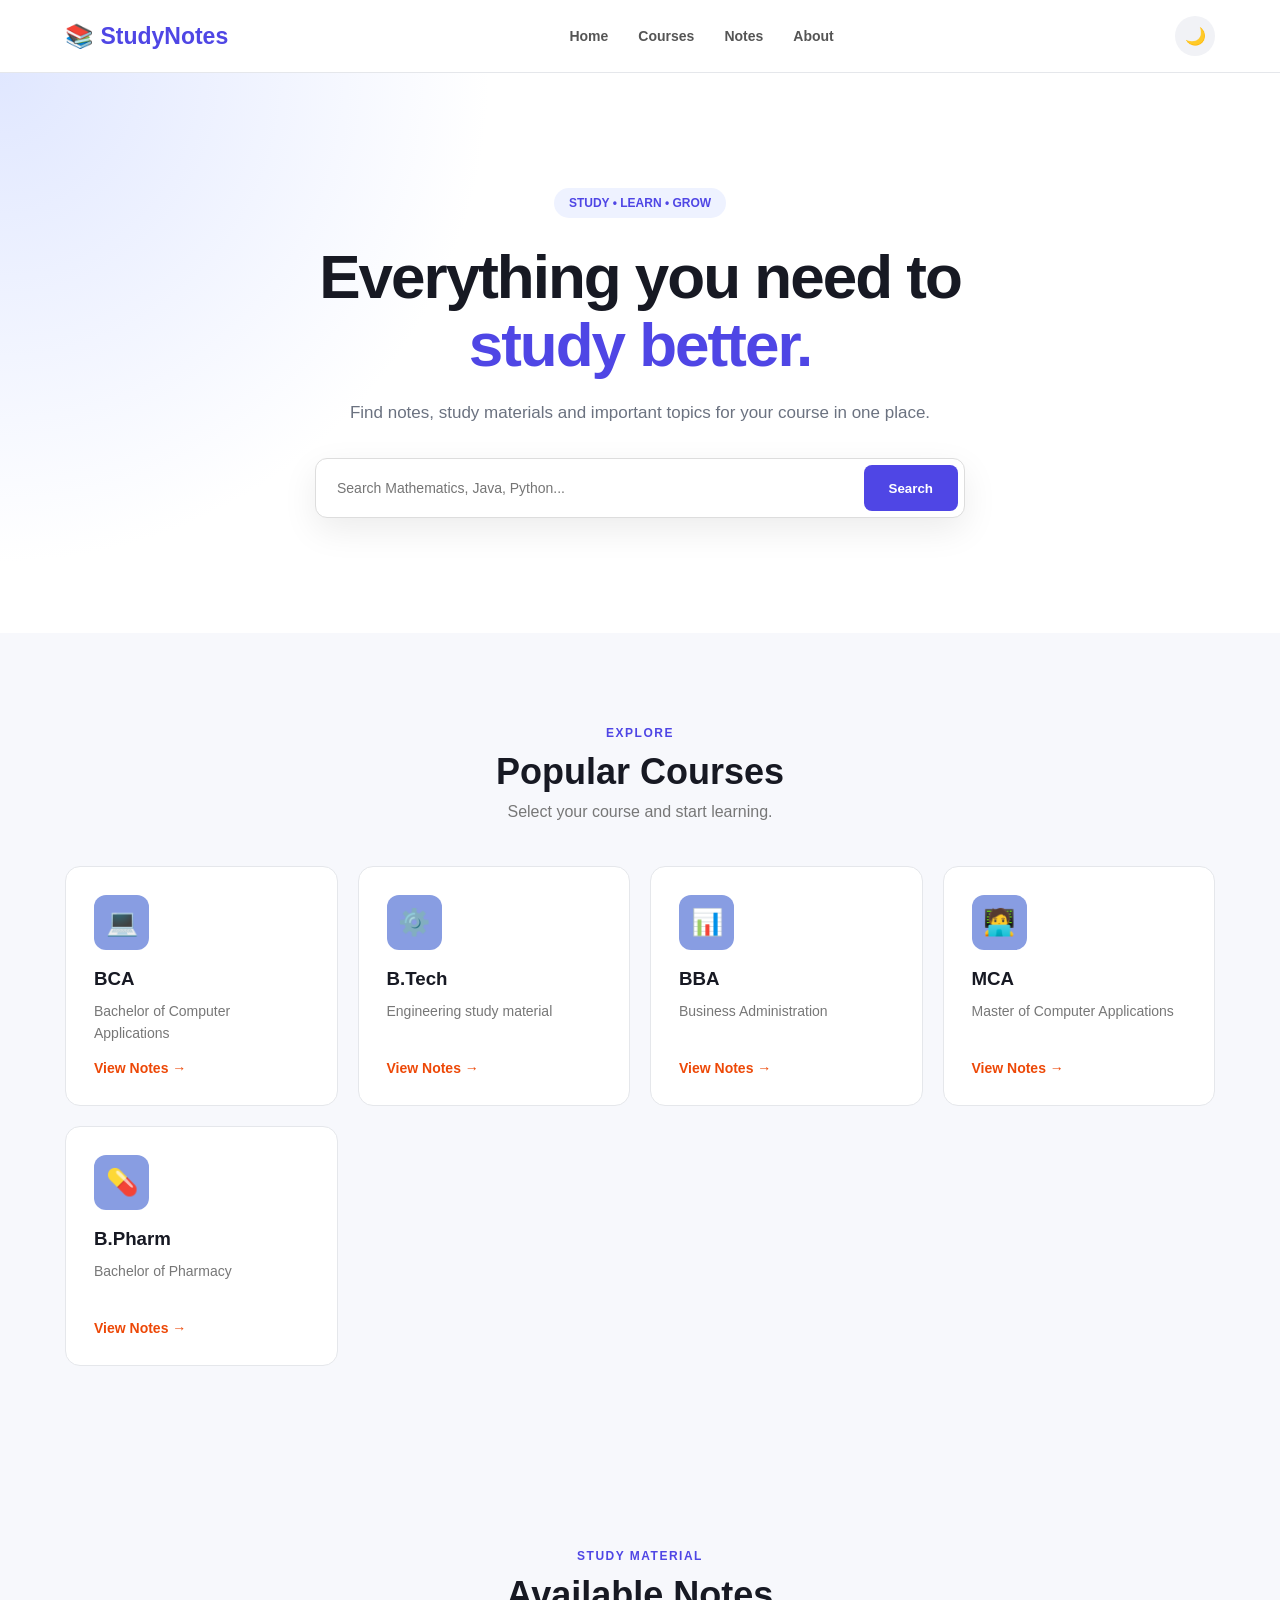
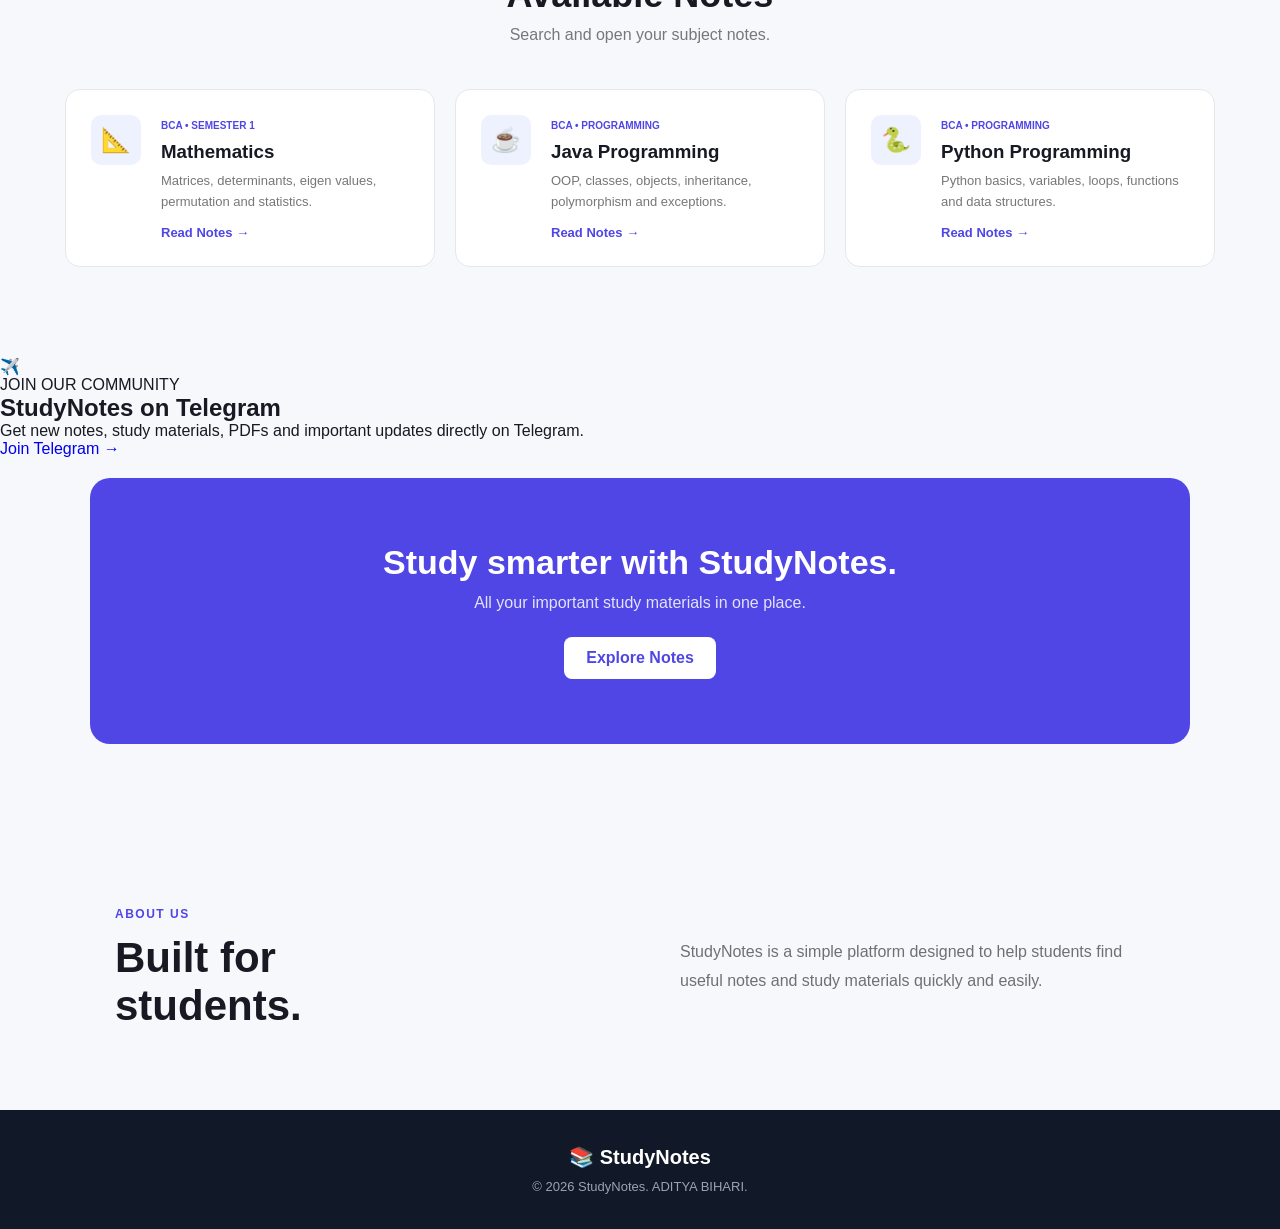
<file: index.html>
<!DOCTYPE html>
<html lang="en">
<head>
    <meta charset="UTF-8"> 
    <meta name="google-site-verification" content="OPqgEHlKIinsQrvVa2ShDCRZo0Yiy-rdr19-r_4HT1A" />
    <meta name="viewport" content="width=device-width, initial-scale=1.0">

    <title>StudyNotes | Notes for Students</title>

    <link rel="stylesheet" href="style.css">
</head>

<body>

<header>
    <nav class="navbar">

        <a href="index.html" class="logo">
            📚 StudyNotes
        </a>

        <div class="nav-links">
            <a href="index.html">Home</a>
            <a href="#courses">Courses</a>
            <a href="#notes">Notes</a>
            <a href="#about">About</a>
        </div>

        <button class="dark-btn" onclick="toggleDarkMode()">
            🌙
        </button>

    </nav>
</header>


<section class="hero">

    <div class="hero-content">

        <span class="tag">STUDY • LEARN • GROW</span>

        <h1>
            Everything you need to<br>
            <span>study better.</span>
        </h1>

        <p>
            Find notes, study materials and important topics
            for your course in one place.
        </p>


        <div class="search-container">

            <input
                type="text"
                id="searchInput"
                placeholder="Search Mathematics, Java, Python..."
                onkeyup="searchNotes()"
            >

            <button onclick="searchNotes()">
                Search
            </button>

        </div>

    </div>

</section>


<section class="section" id="courses">

    <div class="heading">
        <span>EXPLORE</span>
        <h2>Popular Courses</h2>
        <p>Select your course and start learning.</p>
    </div>


    <div class="course-grid">

        <div class="course-card">
            <div class="icon">💻</div>
            <h3>BCA</h3>
            <p>Bachelor of Computer Applications</p>
            <a href="#notes">View Notes →</a>
        </div>


        <div class="course-card">
            <div class="icon">⚙️</div>
            <h3>B.Tech</h3>
            <p>Engineering study material</p>
            <a href="#notes">View Notes →</a>
        </div>


        <div class="course-card">
            <div class="icon">📊</div>
            <h3>BBA</h3>
            <p>Business Administration</p>
            <a href="#notes">View Notes →</a>
        </div>


        <div class="course-card">
            <div class="icon">🧑‍💻</div>
            <h3>MCA</h3>
            <p>Master of Computer Applications</p>
            <a href="#notes">View Notes →</a>
            
        </div> 
        <div class="course-card">

    <div class="icon">💊</div>

    <h3>B.Pharm</h3>

    <p>Bachelor of Pharmacy</p>

    <a href="notes/bpharm.html">
        View Notes →
    </a>

</div>
         
        
    </div>

</section>


<section class="section" id="notes">

    <div class="heading">

        <span>STUDY MATERIAL</span>

        <h2>Available Notes</h2>

        <p>
            Search and open your subject notes.
        </p>

    </div>


    <div id="noResults" class="no-results">
        No notes found. Try another search.
    </div>


    <div class="notes-grid" id="notesGrid">


        <!-- Mathematics -->

        <div class="note-card" data-search="mathematics maths bca">

            <div class="note-icon">
                📐
            </div>

            <div class="note-info">

                <span>BCA • SEMESTER 1</span>

                <h3>Mathematics</h3>

                <p>
                    Matrices, determinants, eigen values,
                    permutation and statistics.
                </p>

                <a href="mathmatics.html">
                    Read Notes →
                </a>

            </div>

        </div>


        <!-- Java -->

        <div class="note-card" data-search="java programming bca">

            <div class="note-icon">
                ☕
            </div>

            <div class="note-info">

                <span>BCA • PROGRAMMING</span>

                <h3>Java Programming</h3>

                <p>
                    OOP, classes, objects, inheritance,
                    polymorphism and exceptions.
                </p>

                <a href="notes/java.html">
                    Read Notes →
                </a>

            </div>

        </div>


        <!-- Python -->

        <div class="note-card" data-search="python programming bca">

            <div class="note-icon">
                🐍
            </div>

            <div class="note-info">

                <span>BCA • PROGRAMMING</span>

                <h3>Python Programming</h3>

                <p>
                    Python basics, variables, loops,
                    functions and data structures.
                </p>

                <a href="notes/python.html">
                    Read Notes →
                </a>

            </div>

        </div>


    </div>

</section>


<section class="telegram-section">

    <div class="telegram-content">

        <div class="telegram-icon">
            ✈️
        </div>

        <div>
            <span>JOIN OUR COMMUNITY</span>

            <h2>StudyNotes on Telegram</h2>

            <p>
                Get new notes, study materials, PDFs and
                important updates directly on Telegram.
            </p>
        </div>

        <a href="https://t.me/YourTelegramUsername"
           target="_blank"
           class="telegram-btn">
            Join Telegram →
        </a>

    </div>

</section>


<section class="cta">

    <h2>Study smarter with StudyNotes.</h2>

    <p>
        All your important study materials in one place.
    </p>

    <a href="#notes">
        Explore Notes
    </a>

</section>


<section class="about" id="about">

    <div>

        <span>ABOUT US</span>

        <h2>
            Built for<br>
            students.
        </h2>

    </div>

    <p>
        StudyNotes is a simple platform designed to help
        students find useful notes and study materials
        quickly and easily.
    </p>

</section>


<footer>

    <div class="footer-logo">
        📚 StudyNotes
    </div>

    <p>
        © 2026 StudyNotes. ADITYA BIHARI.
        
    </p>

</footer>


<script src="bablu.js"></script>

</body>
</html>
</file>
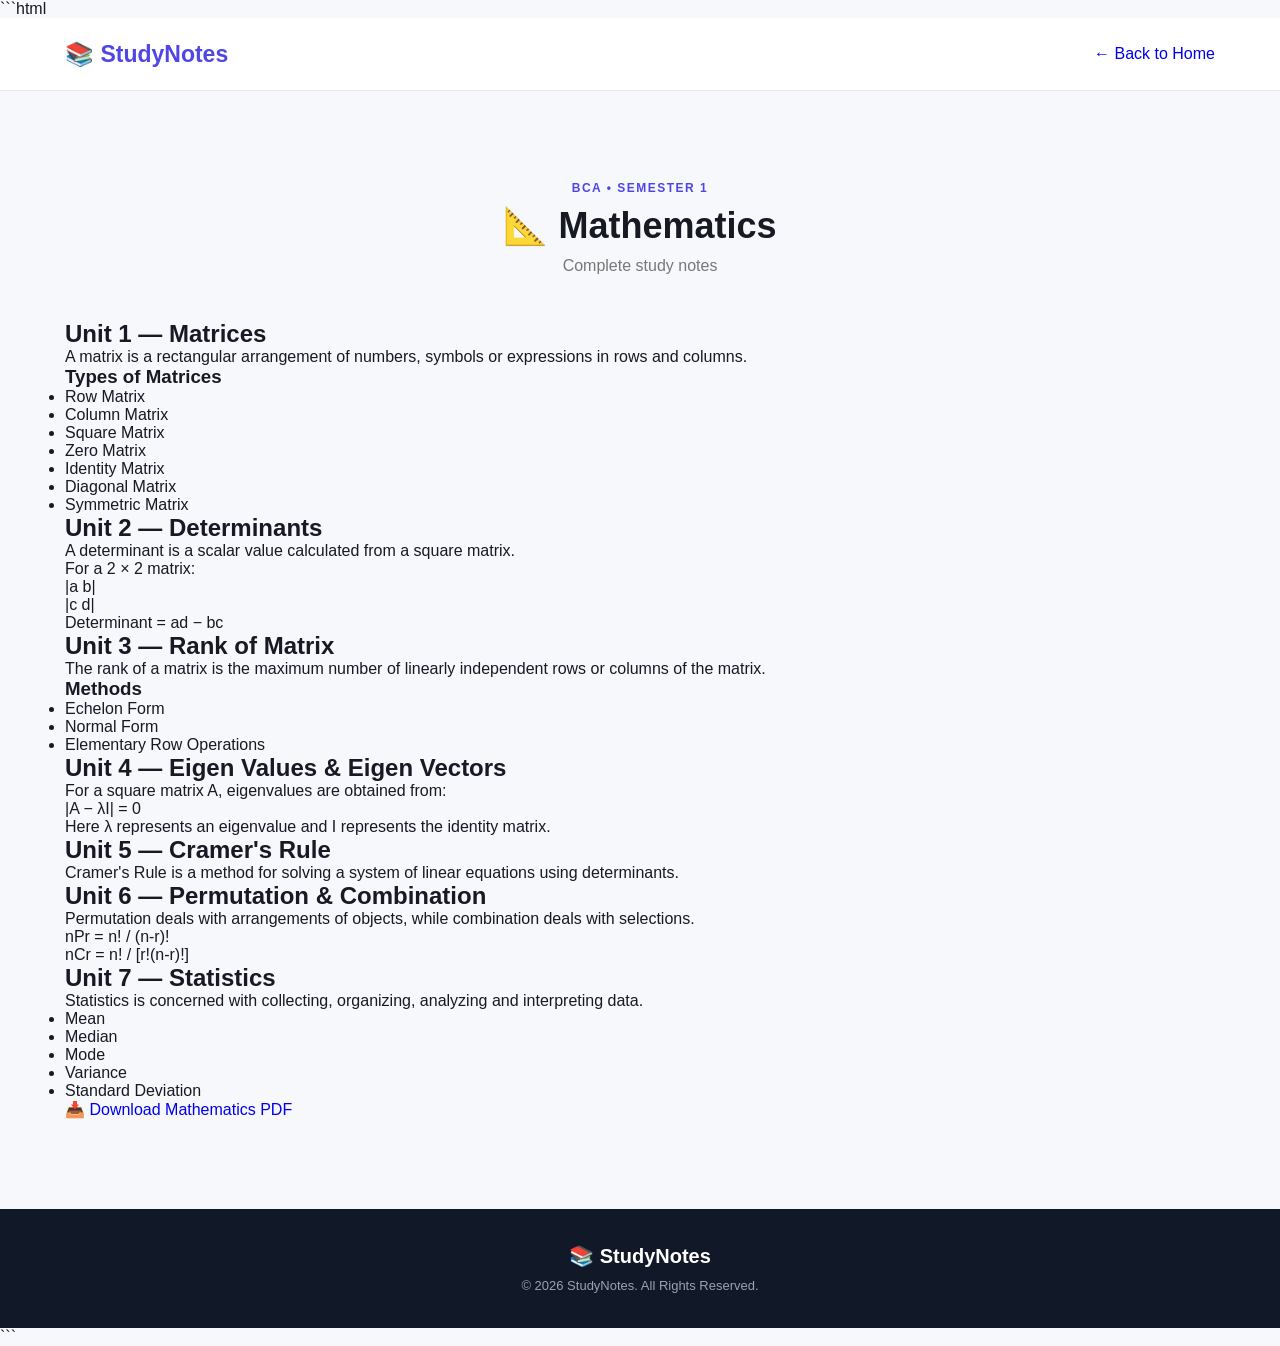
<file: mathmatics.html>
```html
<!DOCTYPE html>
<html lang="en">

<head>
    <meta charset="UTF-8">
    <meta name="viewport" content="width=device-width, initial-scale=1.0">
    <title>Mathematics Notes | StudyNotes</title>
    <link rel="stylesheet" href="../style.css">
</head>

<body>

<header>
    <nav class="navbar">
        <a href="../index.html" class="logo">📚 StudyNotes</a>
        <a href="../index.html">← Back to Home</a>
    </nav>
</header>

<main class="section">

    <div class="heading">
        <span>BCA • SEMESTER 1</span>
        <h2>📐 Mathematics</h2>
        <p>Complete study notes</p>
    </div>

    <div class="note-page">

        <h2>Unit 1 — Matrices</h2>

        <p>
            A matrix is a rectangular arrangement of numbers,
            symbols or expressions in rows and columns.
        </p>

        <h3>Types of Matrices</h3>

        <ul>
            <li>Row Matrix</li>
            <li>Column Matrix</li>
            <li>Square Matrix</li>
            <li>Zero Matrix</li>
            <li>Identity Matrix</li>
            <li>Diagonal Matrix</li>
            <li>Symmetric Matrix</li>
        </ul>


        <h2>Unit 2 — Determinants</h2>

        <p>
            A determinant is a scalar value calculated from
            a square matrix.
        </p>

        <p>
            For a 2 × 2 matrix:
        </p>

        <p>
            |a b|<br>
            |c d|
        </p>

        <p>
            Determinant = ad − bc
        </p>


        <h2>Unit 3 — Rank of Matrix</h2>

        <p>
            The rank of a matrix is the maximum number of
            linearly independent rows or columns of the matrix.
        </p>

        <h3>Methods</h3>

        <ul>
            <li>Echelon Form</li>
            <li>Normal Form</li>
            <li>Elementary Row Operations</li>
        </ul>


        <h2>Unit 4 — Eigen Values & Eigen Vectors</h2>

        <p>
            For a square matrix A, eigenvalues are obtained from:
        </p>

        <p>
            |A − λI| = 0
        </p>

        <p>
            Here λ represents an eigenvalue and I represents
            the identity matrix.
        </p>


        <h2>Unit 5 — Cramer's Rule</h2>

        <p>
            Cramer's Rule is a method for solving a system of
            linear equations using determinants.
        </p>


        <h2>Unit 6 — Permutation & Combination</h2>

        <p>
            Permutation deals with arrangements of objects,
            while combination deals with selections.
        </p>

        <p>
            nPr = n! / (n-r)!
        </p>

        <p>
            nCr = n! / [r!(n-r)!]
        </p>


        <h2>Unit 7 — Statistics</h2>

        <p>
            Statistics is concerned with collecting,
            organizing, analyzing and interpreting data.
        </p>

        <ul>
            <li>Mean</li>
            <li>Median</li>
            <li>Mode</li>
            <li>Variance</li>
            <li>Standard Deviation</li>
        </ul>


        <a class="download"
           href="../pdf/mathematics.pdf"
           download>
            📥 Download Mathematics PDF
        </a>

    </div>

</main>

<footer>
    <div class="footer-logo">📚 StudyNotes</div>
    <p>© 2026 StudyNotes. All Rights Reserved.</p>
</footer>

</body>
</html>
```
</file>
<file: style.css>
* {
    margin: 0;
    padding: 0;
    box-sizing: border-box;
}


html {
    scroll-behavior: smooth;
}


body {
    font-family: Arial, sans-serif;
    background: #f7f8fc;
    color: #171923;
    transition: 0.3s;
}


a {
    text-decoration: none;
}


/* NAVBAR */

header {
    background: white;
    border-bottom: 1px solid #e5e7eb;
}


.navbar {
    max-width: 1200px;
    height: 72px;

    margin: auto;
    padding: 0 25px;

    display: flex;
    align-items: center;
    justify-content: space-between;
}


.logo {
    font-size: 23px;
    font-weight: 800;
    color: #4f46e5;
}


.nav-links {
    display: flex;
    gap: 30px;
}


.nav-links a {
    color: #555;
    font-size: 14px;
    font-weight: 600;
}


.nav-links a:hover {
    color: #4f46e5;
}


.dark-btn {
    border: none;
    background: #f1f2f6;

    width: 40px;
    height: 40px;

    border-radius: 50%;

    cursor: pointer;

    font-size: 17px;
}


/* HERO */

.hero {
    min-height: 560px;

    display: flex;
    align-items: center;
    justify-content: center;

    text-align: center;

    background:
        radial-gradient(
            circle at top left,
            #e0e7ff,
            transparent 35%
        ),
        white;
}


.hero-content {
    width: 90%;
    max-width: 800px;
}


.tag {
    display: inline-block;

    color: #4f46e5;
    background: #eef2ff;

    padding: 8px 15px;

    border-radius: 30px;

    font-size: 12px;
    font-weight: bold;

    margin-bottom: 25px;
}


.hero h1 {
    font-size: 62px;
    line-height: 1.1;

    letter-spacing: -2px;

    margin-bottom: 20px;
}


.hero h1 span {
    color: #4f46e5;
}


.hero p {
    color: #6b7280;

    font-size: 17px;

    line-height: 1.7;

    max-width: 600px;

    margin: auto auto 30px;
}


/* SEARCH */

.search-container {
    display: flex;

    max-width: 650px;

    margin: auto;

    background: white;

    padding: 6px;

    border: 1px solid #ddd;

    border-radius: 12px;

    box-shadow: 0 12px 35px rgba(0,0,0,0.08);
}


.search-container input {
    flex: 1;

    border: none;

    outline: none;

    padding: 15px;

    font-size: 14px;
}


.search-container button {
    border: none;

    background: #4f46e5;

    color: white;

    padding: 0 25px;

    border-radius: 8px;

    cursor: pointer;

    font-weight: bold;
}


/* SECTION */

.section {
    max-width: 1200px;

    margin: auto;

    padding: 90px 25px;
}


.heading {
    text-align: center;

    margin-bottom: 45px;
}


.heading span {
    color: #4f46e5;

    font-size: 12px;

    font-weight: bold;

    letter-spacing: 1.5px;
}


.heading h2 {
    font-size: 36px;

    margin: 10px 0;
}


.heading p {
    color: #777;
}


/* COURSES */

.course-grid {
    display: grid;

    grid-template-columns:
        repeat(4, 1fr);

    gap: 20px;
}


.course-card {
    background: white;

    padding: 28px;

    border: 1px solid #e5e7eb;

    border-radius: 15px;

    transition: 0.25s;
}


.course-card:hover {
    transform: translateY(-6px);

    box-shadow:
        0 15px 35px rgba(0,0,0,0.08);
}


.icon {
    width: 55px;
    height: 55px;

    display: flex;
    align-items: center;
    justify-content: center;

    background: #889de2;

    border-radius: 12px;

    font-size: 26px;

    margin-bottom: 18px;
}


.course-card h3 {
    margin-bottom: 10px;
}


.course-card p {
    color: #777;

    font-size: 14px;

    line-height: 1.6;

    min-height: 45px;
}


.course-card a {
    display: inline-block;

    margin-top: 15px;

    color: #ed4807;

    font-size: 14px;

    font-weight: bold;
}


/* NOTES */

.notes-grid {
    display: grid;

    grid-template-columns:
        repeat(3, 1fr);

    gap: 20px;
}


.note-card {
    display: flex;

    gap: 20px;

    background: white;

    padding: 25px;

    border-radius: 15px;

    border: 1px solid #e5e7eb;

    transition: 0.25s;
}


.note-card:hover {
    transform: translateY(-5px);

    box-shadow:
        0 12px 30px rgba(0,0,0,0.07);
}


.note-icon {
    min-width: 50px;
    height: 50px;

    display: flex;
    align-items: center;
    justify-content: center;

    background: #eef2ff;

    border-radius: 10px;

    font-size: 24px;
}


.note-info span {
    color: #4f46e5;

    font-size: 10px;

    font-weight: bold;
}


.note-info h3 {
    margin: 8px 0;
}


.note-info p {
    color: #777;

    font-size: 13px;

    line-height: 1.6;
}


.note-info a {
    display: inline-block;

    margin-top: 12px;

    color: #4f46e5;

    font-size: 13px;

    font-weight: bold;
}


/* NO RESULTS */

.no-results {
    display: none;

    text-align: center;

    color: #777;

    padding: 30px;
}


/* CTA */

.cta {
    max-width: 1100px;

    margin: 20px auto 80px;

    padding: 65px 25px;

    border-radius: 20px;

    text-align: center;

    background: #4f46e5;

    color: white;
}


.cta h2 {
    font-size: 34px;

    margin-bottom: 12px;
}


.cta p {
    margin-bottom: 25px;

    opacity: 0.85;
}


.cta a {
    display: inline-block;

    background: white;

    color: #4f46e5;

    padding: 12px 22px;

    border-radius: 8px;

    font-weight: bold;
}


/* ABOUT */

.about {
    max-width: 1100px;

    margin: auto;

    padding: 80px 25px;

    display: grid;

    grid-template-columns: 1fr 1fr;

    gap: 80px;

    align-items: center;
}


.about span {
    color: #4f46e5;

    font-size: 12px;

    font-weight: bold;

    letter-spacing: 1.5px;
}


.about h2 {
    font-size: 42px;

    margin-top: 12px;
}


.about p {
    color: #707070;

    line-height: 1.8;
}


/* FOOTER */

footer {
    background: #111827;

    color: white;

    text-align: center;

    padding: 35px;
}


.footer-logo {
    font-size: 20px;

    font-weight: bold;

    margin-bottom: 10px;
}


footer p {
    color: #9ca3af;

    font-size: 13px;
}


/* DARK MODE */

body.dark {
    background: #0f172a;

    color: white;
}


body.dark header,
body.dark .course-card,
body.dark .note-card,
body.dark .search-container {
    background: #1e293b;

    border-color: #334155;
}


body.dark .nav-links a,
body.dark .hero p,
body.dark .course-card p,
body.dark .note-info p,
body.dark .about p {
    color: #cbd5e1;
}


body.dark .hero {
    background: #0f172a;
}


body.dark .search-container input {
    background: #1e293b;

    color: white;
}


/* RESPONSIVE */

@media (max-width: 900px) {

    .course-grid {
        grid-template-columns:
            repeat(2, 1fr);
    }

    .notes-grid {
        grid-template-columns:
            repeat(2, 1fr);
    }

    .hero h1 {
        font-size: 48px;
    }

    .about {
        grid-template-columns: 1fr;

        gap: 30px;
    }
}


@media (max-width: 600px) {

    .nav-links {
        display: none;
    }

    .hero h1 {
        font-size: 38px;
    }

    .search-container {
        flex-direction: column;
    }

    .search-container button {
        padding: 13px;
    }

    .course-grid,
    .notes-grid {
        grid-template-columns: 1fr;
    }

    .section {
        padding: 60px 20px;
    }/* TELEGRAM SECTION */

.telegram-section {
    max-width: 1100px;
    margin: 20px auto 80px;
    padding: 35px;
}

.telegram-content {
    background: white;
    border: 1px solid #e5e7eb;
    border-radius: 18px;

    padding: 35px;

    display: flex;
    align-items: center;
    gap: 25px;

    box-shadow: 0 10px 30px rgba(0,0,0,0.05);
}

.telegram-icon {
    min-width: 65px;
    height: 65px;

    display: flex;
    align-items: center;
    justify-content: center;

    background: #eef2ff;
    border-radius: 15px;

    font-size: 30px;
}

.telegram-content span {
    color: #4f46e5;
    font-size: 11px;
    font-weight: bold;
    letter-spacing: 1px;
}

.telegram-content h2 {
    margin: 6px 0;
    font-size: 25px;
}

.telegram-content p {
    color: #777;
    font-size: 14px;
    line-height: 1.6;
}

.telegram-btn {
    margin-left: auto;

    white-space: nowrap;

    background: #4f46e5;
    color: white;

    padding: 13px 20px;

    border-radius: 8px;

    font-weight: bold;
    font-size: 14px;
}
}
</file>
